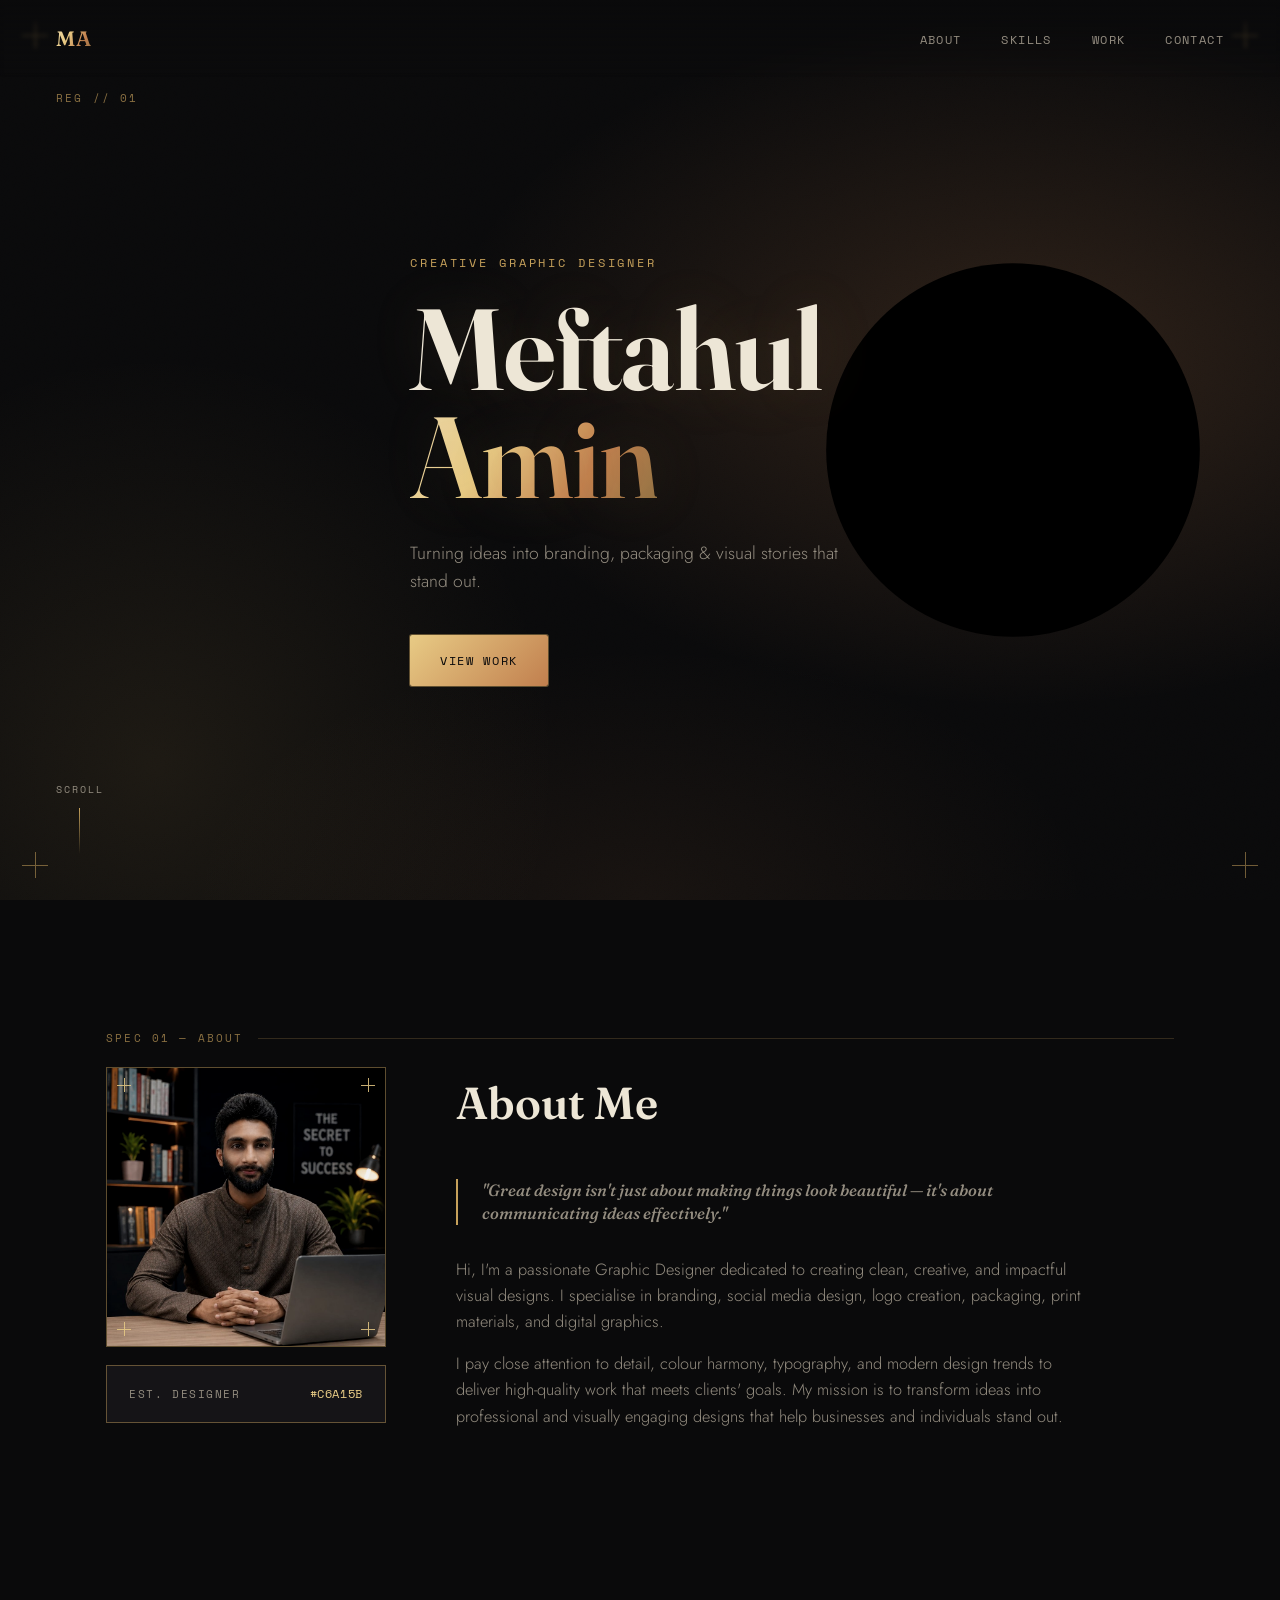
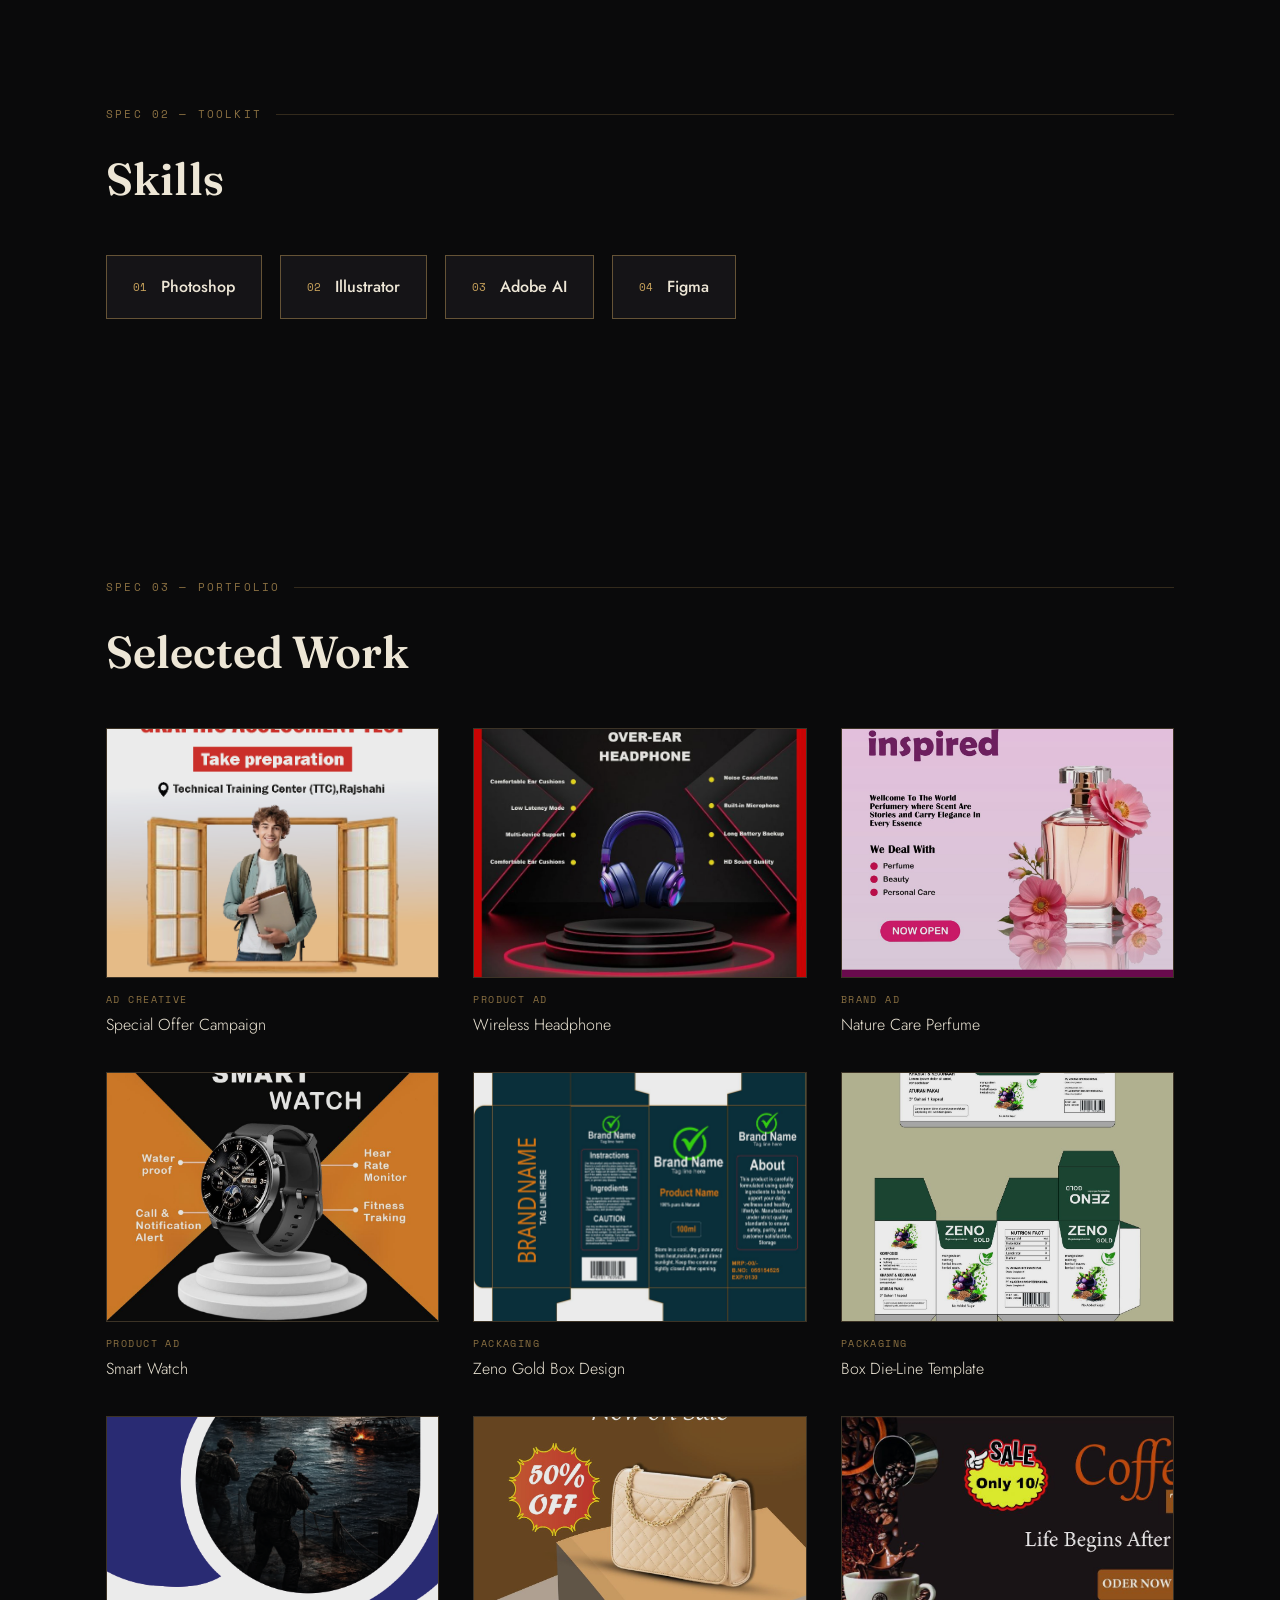
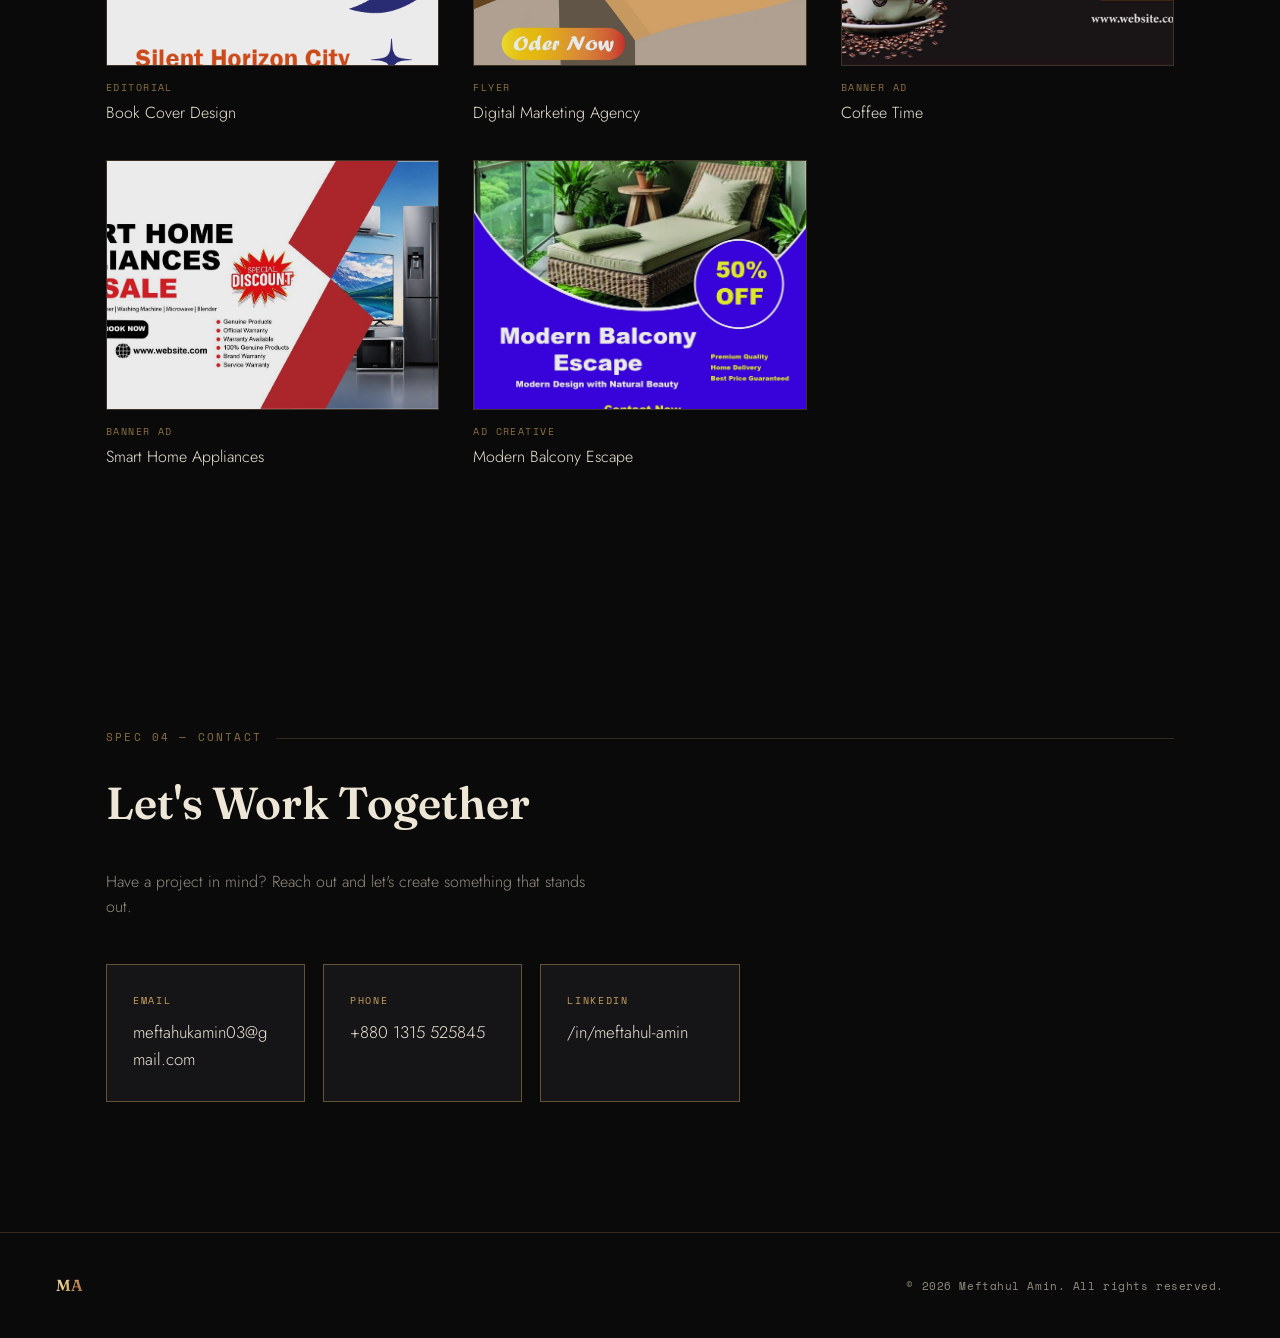
<file: index (2).html>
<!DOCTYPE html>
<html lang="en">
<head>
<meta charset="UTF-8">
<meta name="viewport" content="width=device-width, initial-scale=1.0">
<title>Meftahul Amin — Creative Graphic Designer</title>
<link rel="preconnect" href="https://fonts.googleapis.com">
<link rel="preconnect" href="https://fonts.gstatic.com" crossorigin>
<link href="https://fonts.googleapis.com/css2?family=Fraunces:ital,opsz,wght@0,9..144,300;0,9..144,500;0,9..144,600;0,9..144,700;1,9..144,500&family=Jost:wght@300;400;500;600&family=Space+Mono:wght@400;700&display=swap" rel="stylesheet">
<link rel="stylesheet" href="style.css">
</head>
<body>

<!-- Corner crop marks (fixed, decorative) -->
<div class="crop crop-tl"></div>
<div class="crop crop-tr"></div>
<div class="crop crop-bl"></div>
<div class="crop crop-br"></div>

<div class="grain"></div>

<!-- NAV -->
<nav class="nav">
  <div class="nav-mark">MA</div>
  <ul class="nav-links">
    <li><a href="#about">About</a></li>
    <li><a href="#skills">Skills</a></li>
    <li><a href="#work">Work</a></li>
    <li><a href="#contact">Contact</a></li>
  </ul>
  <button class="nav-toggle" aria-label="Toggle menu">
    <span></span><span></span><span></span>
  </button>
</nav>

<!-- HERO -->
<header class="hero">
  <div class="hero-reg">REG // 01</div>
  <div class="hero-content">
    <p class="hero-eyebrow">Creative Graphic Designer</p>
    <h1 class="hero-name">Meftahul<br><span>Amin</span></h1>
    <p class="hero-tagline">Turning ideas into branding, packaging &amp; visual stories that stand out.</p>
    <a href="#work" class="btn-gold">View Work</a>
  </div>
  <div class="hero-monogram" aria-hidden="true">
    <svg viewBox="0 0 240 240" class="monogram-svg">
      <circle cx="120" cy="120" r="118" class="mono-ring"/>
      <text x="120" y="150" text-anchor="middle" class="mono-text">MA</text>
    </svg>
  </div>
  <div class="scroll-cue">
    <span>SCROLL</span>
    <div class="scroll-line"></div>
  </div>
</header>

<main>

  <!-- ABOUT -->
  <section id="about" class="section about-section">
    <div class="section-label">SPEC 01 — ABOUT</div>
    <div class="about-grid">
      <div class="about-visual">
        <div class="about-photo-frame">
          <img src="profile.jpg" alt="Portrait of Meftahul Amin" class="about-photo">
          <div class="gallery-crop tl"></div><div class="gallery-crop tr"></div>
          <div class="gallery-crop bl"></div><div class="gallery-crop br"></div>
        </div>
        <div class="about-card">
          <span class="about-card-tag">Est. Designer</span>
          <span class="about-card-code">#C6A15B</span>
        </div>
      </div>
      <div class="about-text">
        <h2 class="section-heading">About Me</h2>
        <p class="pull-quote">"Great design isn't just about making things look beautiful — it's about communicating ideas effectively."</p>
        <p>Hi, I'm a passionate Graphic Designer dedicated to creating clean, creative, and impactful visual designs. I specialise in branding, social media design, logo creation, packaging, print materials, and digital graphics.</p>
        <p>I pay close attention to detail, colour harmony, typography, and modern design trends to deliver high-quality work that meets clients' goals. My mission is to transform ideas into professional and visually engaging designs that help businesses and individuals stand out.</p>
      </div>
    </div>
  </section>

  <!-- SKILLS -->
  <section id="skills" class="section skills-section">
    <div class="section-label">SPEC 02 — TOOLKIT</div>
    <h2 class="section-heading">Skills</h2>
    <div class="chip-row">
      <div class="chip">
        <span class="chip-index">01</span>
        <span class="chip-name">Photoshop</span>
      </div>
      <div class="chip">
        <span class="chip-index">02</span>
        <span class="chip-name">Illustrator</span>
      </div>
      <div class="chip">
        <span class="chip-index">03</span>
        <span class="chip-name">Adobe AI</span>
      </div>
      <div class="chip">
        <span class="chip-index">04</span>
        <span class="chip-name">Figma</span>
      </div>
    </div>
  </section>

  <!-- WORK / GALLERY -->
  <section id="work" class="section work-section">
    <div class="section-label">SPEC 03 — PORTFOLIO</div>
    <h2 class="section-heading">Selected Work</h2>
    <div class="gallery">

      <figure class="gallery-item">
        <div class="gallery-frame">
          <img src="project-bag-sale.png" alt="Special Offer bag sale advertisement design">
          <div class="gallery-crop tl"></div><div class="gallery-crop tr"></div>
          <div class="gallery-crop bl"></div><div class="gallery-crop br"></div>
        </div>
        <figcaption><span>Ad Creative</span>Special Offer Campaign</figcaption>
      </figure>

      <figure class="gallery-item">
        <div class="gallery-frame">
          <img src="project-headphone.jpg" alt="Wireless headphone product advertisement design">
          <div class="gallery-crop tl"></div><div class="gallery-crop tr"></div>
          <div class="gallery-crop bl"></div><div class="gallery-crop br"></div>
        </div>
        <figcaption><span>Product Ad</span>Wireless Headphone</figcaption>
      </figure>

      <figure class="gallery-item">
        <div class="gallery-frame">
          <img src="project-perfume.jpg" alt="Nature Care perfume brand advertisement design">
          <div class="gallery-crop tl"></div><div class="gallery-crop tr"></div>
          <div class="gallery-crop bl"></div><div class="gallery-crop br"></div>
        </div>
        <figcaption><span>Brand Ad</span>Nature Care Perfume</figcaption>
      </figure>

      <figure class="gallery-item">
        <div class="gallery-frame">
          <img src="project-smartwatch.jpg" alt="Smart watch product advertisement design">
          <div class="gallery-crop tl"></div><div class="gallery-crop tr"></div>
          <div class="gallery-crop bl"></div><div class="gallery-crop br"></div>
        </div>
        <figcaption><span>Product Ad</span>Smart Watch</figcaption>
      </figure>

      <figure class="gallery-item">
        <div class="gallery-frame">
          <img src="project-zeno-gold.jpg" alt="Zeno Gold packaging box design">
          <div class="gallery-crop tl"></div><div class="gallery-crop tr"></div>
          <div class="gallery-crop bl"></div><div class="gallery-crop br"></div>
        </div>
        <figcaption><span>Packaging</span>Zeno Gold Box Design</figcaption>
      </figure>

      <figure class="gallery-item">
        <div class="gallery-frame">
          <img src="project-box-template.jpg" alt="Product packaging box template die-line design">
          <div class="gallery-crop tl"></div><div class="gallery-crop tr"></div>
          <div class="gallery-crop bl"></div><div class="gallery-crop br"></div>
        </div>
        <figcaption><span>Packaging</span>Box Die-Line Template</figcaption>
      </figure>

      <figure class="gallery-item">
        <div class="gallery-frame">
          <img src="project-book-cover.png" alt="Silent Horizon City book cover design">
          <div class="gallery-crop tl"></div><div class="gallery-crop tr"></div>
          <div class="gallery-crop bl"></div><div class="gallery-crop br"></div>
        </div>
        <figcaption><span>Editorial</span>Book Cover Design</figcaption>
      </figure>

      <figure class="gallery-item">
        <div class="gallery-frame">
          <img src="project-digital-marketing.jpg" alt="Digital marketing agency flyer design">
          <div class="gallery-crop tl"></div><div class="gallery-crop tr"></div>
          <div class="gallery-crop bl"></div><div class="gallery-crop br"></div>
        </div>
        <figcaption><span>Flyer</span>Digital Marketing Agency</figcaption>
      </figure>

      <figure class="gallery-item">
        <div class="gallery-frame">
          <img src="project-coffee.jpg" alt="Coffee Time banner advertisement design">
          <div class="gallery-crop tl"></div><div class="gallery-crop tr"></div>
          <div class="gallery-crop bl"></div><div class="gallery-crop br"></div>
        </div>
        <figcaption><span>Banner Ad</span>Coffee Time</figcaption>
      </figure>

      <figure class="gallery-item">
        <div class="gallery-frame">
          <img src="project-appliances.jpg" alt="Smart home appliances sale banner design">
          <div class="gallery-crop tl"></div><div class="gallery-crop tr"></div>
          <div class="gallery-crop bl"></div><div class="gallery-crop br"></div>
        </div>
        <figcaption><span>Banner Ad</span>Smart Home Appliances</figcaption>
      </figure>

      <figure class="gallery-item">
        <div class="gallery-frame">
          <img src="project-balcony.jpg" alt="Modern Balcony Escape furniture advertisement design">
          <div class="gallery-crop tl"></div><div class="gallery-crop tr"></div>
          <div class="gallery-crop bl"></div><div class="gallery-crop br"></div>
        </div>
        <figcaption><span>Ad Creative</span>Modern Balcony Escape</figcaption>
      </figure>

    </div>
  </section>

  <!-- CONTACT -->
  <section id="contact" class="section contact-section">
    <div class="section-label">SPEC 04 — CONTACT</div>
    <h2 class="section-heading">Let's Work Together</h2>
    <p class="contact-intro">Have a project in mind? Reach out and let's create something that stands out.</p>

    <div class="contact-grid">
      <a class="contact-card" href="mailto:meftahukamin03@gmail.com">
        <span class="contact-label">Email</span>
        <span class="contact-value">meftahukamin03@gmail.com</span>
      </a>
      <a class="contact-card" href="tel:+8801315525845">
        <span class="contact-label">Phone</span>
        <span class="contact-value">+880 1315 525845</span>
      </a>
      <a class="contact-card" href="https://www.linkedin.com/404/" target="_blank" rel="noopener">
        <span class="contact-label">LinkedIn</span>
        <span class="contact-value">/in/meftahul-amin</span>
      </a>
    </div>
  </section>

</main>

<footer class="footer">
  <div class="footer-mark">MA</div>
  <p>&copy; <span id="year"></span> Meftahul Amin. All rights reserved.</p>
</footer>

<script src="script.js"></script>
</body>
</html>
</file>
<file: style.css>
/* ===================================================
   TOKENS
=================================================== */
:root{
  --ink: #0a0a0b;
  --panel: #151417;
  --panel-2: #1c1a1f;
  --gold: #c6a15b;
  --gold-bright: #e8cb85;
  --gold-dim: #8a7042;
  --cream: #ede6d6;
  --muted: #948d80;
  --line: rgba(198,161,91,0.22);
  --line-strong: rgba(198,161,91,0.45);

  --copper: #c17f4e;
  --champagne: #ecd9ae;
  --gradient-gold: linear-gradient(120deg, var(--champagne) 0%, var(--gold-bright) 35%, var(--copper) 70%, var(--gold-dim) 100%);
  --gradient-gold-soft: linear-gradient(135deg, var(--gold-bright), var(--copper));

  --font-display: "Fraunces", serif;
  --font-accent: "Bodoni Moda", serif;
  --font-body: "Jost", sans-serif;
  --font-mono: "Space Mono", monospace;

  --max-w: 1180px;
}

*, *::before, *::after{ box-sizing: border-box; }

html{ scroll-behavior: smooth; }

body{
  margin:0;
  background: var(--ink);
  color: var(--cream);
  font-family: var(--font-body);
  font-weight: 300;
  line-height: 1.6;
  overflow-x: hidden;
}

img{ max-width:100%; display:block; }

a{ color: inherit; text-decoration: none; }

::selection{ background: var(--gold); color: var(--ink); }

:focus-visible{
  outline: 2px solid var(--gold-bright);
  outline-offset: 3px;
}

@media (prefers-reduced-motion: reduce){
  html{ scroll-behavior: auto; }
  *, *::before, *::after{
    animation-duration: 0.001ms !important;
    animation-iteration-count: 1 !important;
    transition-duration: 0.001ms !important;
    scroll-behavior: auto !important;
  }
}

/* ===================================================
   TEXTURE / CROP MARKS (decorative, print-shop motif)
=================================================== */
.grain{
  position: fixed; inset:0; z-index: 1; pointer-events:none;
  opacity: 0.035; mix-blend-mode: overlay;
  background-image: url("data:image/svg+xml,%3Csvg xmlns='http://www.w3.org/2000/svg' width='120' height='120'%3E%3Cfilter id='n'%3E%3CfeTurbulence type='fractalNoise' baseFrequency='0.9' numOctaves='2' stitchTiles='stitch'/%3E%3C/filter%3E%3Crect width='100%25' height='100%25' filter='url(%23n)'/%3E%3C/svg%3E");
}

.crop{
  position: fixed; width: 26px; height: 26px; z-index: 40; pointer-events: none;
  opacity: 0.55;
}
.crop::before, .crop::after{ content:""; position:absolute; background: var(--gold); }
.crop::before{ width:100%; height:1px; top:50%; }
.crop::after{ width:1px; height:100%; left:50%; }
.crop-tl{ top: 22px; left: 22px; }
.crop-tr{ top: 22px; right: 22px; }
.crop-bl{ bottom: 22px; left: 22px; }
.crop-br{ bottom: 22px; right: 22px; }

@media (max-width: 640px){
  .crop{ width: 16px; height:16px; }
  .crop-tl{ top:12px; left:12px; }
  .crop-tr{ top:12px; right:12px; }
  .crop-bl{ bottom:12px; left:12px; }
  .crop-br{ bottom:12px; right:12px; }
}

/* ===================================================
   NAV
=================================================== */
.nav{
  position: fixed; top:0; left:0; right:0; z-index: 50;
  display:flex; align-items:center; justify-content: space-between;
  padding: 22px 56px;
  background: linear-gradient(to bottom, rgba(10,10,11,0.9), transparent);
  backdrop-filter: blur(2px);
}
.nav-mark{
  font-family: var(--font-display);
  font-weight: 600;
  font-size: 1.3rem;
  letter-spacing: 0.04em;
  background: var(--gradient-gold);
  -webkit-background-clip: text;
  background-clip: text;
  -webkit-text-fill-color: transparent;
}
.nav-links{
  list-style:none; display:flex; gap: 40px; margin:0; padding:0;
}
.nav-links a{
  font-family: var(--font-mono);
  font-size: 0.72rem;
  letter-spacing: 0.12em;
  text-transform: uppercase;
  color: var(--muted);
  position: relative;
  padding-bottom: 4px;
  transition: color 0.3s ease;
}
.nav-links a::after{
  content:""; position:absolute; left:0; bottom:0; width:0; height:1px;
  background: var(--gold-bright); transition: width 0.3s ease;
}
.nav-links a:hover{ color: var(--cream); }
.nav-links a:hover::after{ width: 100%; }

.nav-toggle{ display:none; background:none; border:none; cursor:pointer; padding: 8px; }
.nav-toggle span{
  display:block; width: 22px; height:1px; background: var(--gold-bright);
  margin: 5px 0; transition: 0.3s;
}

@media (max-width: 800px){
  .nav{ padding: 18px 24px; }
  .nav-links{
    position: fixed; top: 0; right: 0; height: 100vh; width: min(70vw, 300px);
    background: var(--panel);
    flex-direction: column; justify-content: center; align-items: flex-start;
    gap: 28px; padding: 40px;
    transform: translateX(100%); transition: transform 0.4s ease;
    border-left: 1px solid var(--line);
  }
  .nav-links.open{ transform: translateX(0); }
  .nav-toggle{ display:block; z-index: 60; }
}

/* ===================================================
   HERO
=================================================== */
.hero{
  position: relative;
  min-height: 100vh;
  display:flex; align-items:center; justify-content: center;
  padding: 120px 56px 80px;
  overflow: hidden;
}
.hero::before{
  content:"";
  position:absolute; inset:0;
  background:
    radial-gradient(ellipse 65% 55% at 80% 40%, rgba(193,127,78,0.20), transparent 70%),
    radial-gradient(ellipse 45% 65% at 12% 85%, rgba(198,161,91,0.10), transparent 70%),
    radial-gradient(ellipse 50% 40% at 50% 100%, rgba(193,127,78,0.08), transparent 70%);
  z-index: 0;
}
.hero-reg{
  position:absolute; top: 90px; left: 56px;
  font-family: var(--font-mono); font-size: 0.68rem; letter-spacing: 0.2em;
  color: var(--gold-dim);
}
.hero-content{
  position: relative; z-index: 2; max-width: 620px;
}
.hero-eyebrow{
  font-family: var(--font-mono); text-transform: uppercase;
  letter-spacing: 0.25em; font-size: 0.72rem; color: var(--gold);
  margin: 0 0 22px;
}
.hero-name{
  font-family: var(--font-display);
  font-weight: 650;
  font-size: clamp(3.6rem, 9.5vw, 7.2rem);
  line-height: 0.94;
  letter-spacing: -0.01em;
  margin: 0 0 28px;
  color: var(--cream);
  text-shadow: 0 0 60px rgba(198,161,91,0.15);
}
.hero-name span{
  font-family: var(--font-display);
  font-style: normal; font-weight: 600;
  background: var(--gradient-gold);
  -webkit-background-clip: text;
  background-clip: text;
  -webkit-text-fill-color: transparent;
}
.hero-tagline{
  font-size: 1.1rem; color: var(--muted); max-width: 460px; margin: 0 0 40px;
  font-weight: 300;
}
.btn-gold{
  display: inline-flex; align-items:center; gap: 10px;
  font-family: var(--font-mono); font-size: 0.75rem; letter-spacing: 0.14em;
  text-transform: uppercase;
  color: var(--ink); background: var(--gradient-gold-soft);
  padding: 16px 30px;
  border-radius: 2px;
  transition: transform 0.3s ease, box-shadow 0.3s ease;
  box-shadow: 0 0 0 1px var(--line-strong);
}
.btn-gold:hover{
  transform: translateY(-2px);
  box-shadow: 0 10px 30px -8px rgba(198,161,91,0.5);
}

.hero-statement{
  margin-top: 90px;
  padding-top: 40px;
  border-top: 1px solid var(--line);
  max-width: 560px;
}
.hero-statement-heading{
  font-family: var(--font-display);
  font-weight: 600;
  font-size: clamp(1.7rem, 3.2vw, 2.6rem);
  line-height: 1.15;
  color: var(--cream);
  margin: 0 0 20px;
}
.hero-statement-heading span{
  color: var(--muted);
  font-weight: 400;
}
.hero-statement-text{
  color: var(--muted);
  font-size: 1rem;
  max-width: 480px;
  margin: 0;
}

@media (max-width: 640px){
  .hero-statement{ margin-top: 60px; padding-top: 28px; }
}

.hero-monogram{
  position: absolute; right: 6%; top: 50%; transform: translateY(-50%);
  z-index: 1;
  width: min(30vw, 380px);
  display: flex; flex-direction: column; align-items: center; gap: 18px;
}
.monogram-photo-ring{
  width: 100%; aspect-ratio: 1;
  border-radius: 50%;
  border: 1px solid var(--line-strong);
  padding: 14px;
  position: relative;
}
.monogram-photo-ring::before{
  content: "";
  position: absolute; inset: -8px;
  border: 1px solid var(--line);
  border-radius: 50%;
}
.monogram-photo{
  width: 100%; height: 100%;
  border-radius: 50%;
  object-fit: cover;
  filter: grayscale(0.1) contrast(1.05) saturate(0.9) brightness(0.95);
}
.monogram-tag{
  font-family: var(--font-display); font-weight: 600; font-size: 1.15rem;
  font-style: normal;
  letter-spacing: 0.1em;
  background: var(--gradient-gold);
  -webkit-background-clip: text;
  background-clip: text;
  -webkit-text-fill-color: transparent;
}

@media (max-width: 900px){
  .hero-monogram{ display:none; }
}

.scroll-cue{
  position:absolute; bottom: 46px; left: 56px; z-index: 2;
  display:flex; flex-direction: column; align-items:center; gap: 10px;
}
.scroll-cue span{
  font-family: var(--font-mono); font-size: 0.62rem; letter-spacing: 0.2em; color: var(--muted);
}
.scroll-line{
  width:1px; height: 46px; background: linear-gradient(to bottom, var(--gold), transparent);
  animation: scrollpulse 2.2s ease-in-out infinite;
}
@keyframes scrollpulse{
  0%,100%{ opacity: 0.3; } 50%{ opacity: 1; }
}

@media (max-width: 640px){
  .hero{ padding: 130px 24px 60px; }
  .hero-reg{ left: 24px; top: 70px; }
  .scroll-cue{ left: 24px; bottom: 28px; }
}

/* ===================================================
   SECTIONS - shared
=================================================== */
.section{
  position: relative; z-index: 2;
  max-width: var(--max-w);
  margin: 0 auto;
  padding: 130px 56px;
}
.section-label{
  font-family: var(--font-mono); font-size: 0.68rem; letter-spacing: 0.2em;
  text-transform: uppercase; color: var(--gold-dim);
  margin-bottom: 20px;
  display:flex; align-items:center; gap: 14px;
}
.section-label::after{
  content:""; flex:1; height:1px; background: var(--line);
}
.section-heading{
  font-family: var(--font-display); font-weight: 600;
  font-size: clamp(2rem, 4vw, 2.8rem);
  margin: 0 0 40px;
  color: var(--cream);
}

@media (max-width: 640px){
  .section{ padding: 90px 24px; }
}

/* Reveal-on-scroll */
.reveal{
  opacity: 0; transform: translateY(28px);
  transition: opacity 0.8s ease, transform 0.8s ease;
}
.reveal.is-visible{ opacity: 1; transform: translateY(0); }

/* ===================================================
   ABOUT
=================================================== */
.about-grid{
  display:grid; grid-template-columns: 280px 1fr; gap: 70px; align-items: start;
}
.about-visual{ position: sticky; top: 130px; }
.about-photo-frame{
  position: relative;
  border: 1px solid var(--line-strong);
  overflow: hidden;
  aspect-ratio: 1;
  margin-bottom: 18px;
}
.about-photo{
  width:100%; height:100%; object-fit: cover;
  filter: grayscale(0.1) contrast(1.05) saturate(0.9) brightness(0.96);
}
.about-photo-frame .gallery-crop{ opacity: 0.85; }

.about-card{
  border: 1px solid var(--line-strong);
  padding: 18px 22px;
  background: var(--panel);
  display:flex; align-items:center; justify-content: space-between; gap: 14px;
  position: relative;
}
.about-card-tag{
  font-family: var(--font-mono); font-size: 0.66rem; letter-spacing: 0.15em;
  text-transform: uppercase; color: var(--muted);
}
.about-card-code{
  font-family: var(--font-mono); font-size: 0.78rem; color: var(--gold-bright);
  letter-spacing: 0.05em;
}
.pull-quote{
  font-family: var(--font-display); font-style: italic; font-weight: 500;
  font-size: 1.5rem; line-height: 1.4; color: var(--gold-bright);
  border-left: 2px solid var(--gold);
  padding-left: 24px; margin: 0 0 32px;
}
.about-text p{ color: var(--muted); font-size: 1.02rem; max-width: 640px; }

@media (max-width: 800px){
  .about-grid{ grid-template-columns: 1fr; }
  .about-visual{ position: static; max-width: 220px; }
}

/* ===================================================
   SKILLS
=================================================== */
.chip-row{
  display:flex; flex-wrap: wrap; gap: 18px;
}
.chip{
  display:flex; align-items:center; gap: 14px;
  border: 1px solid var(--line-strong);
  padding: 18px 26px;
  background: var(--panel);
  transition: border-color 0.3s ease, transform 0.3s ease, background 0.3s ease;
}
.chip:hover{
  border-color: var(--gold-bright);
  transform: translateY(-3px);
  background: var(--panel-2);
}
.chip-index{
  font-family: var(--font-mono); font-size: 0.7rem; color: var(--gold);
}
.chip-name{
  font-family: var(--font-body); font-weight: 500; font-size: 1rem; color: var(--cream);
}

/* ===================================================
   SERVICES
=================================================== */
.services-intro{
  color: var(--muted); max-width: 560px; margin: -10px 0 44px; font-size: 1.02rem;
}
.services-grid{
  display: grid;
  grid-template-columns: repeat(5, 1fr);
  gap: 1px;
  background: var(--line);
  border: 1px solid var(--line-strong);
}
.service-card{
  background: var(--ink);
  padding: 30px 24px;
  display: flex; flex-direction: column; gap: 12px;
  transition: background 0.3s ease;
}
.service-card:hover{
  background: var(--panel);
}
.service-index{
  font-family: var(--font-mono); font-size: 0.72rem; color: var(--gold);
  letter-spacing: 0.1em;
}
.service-title{
  font-family: var(--font-body); font-weight: 500; font-size: 1.02rem;
  color: var(--cream); margin: 0;
}
.service-desc{
  font-family: var(--font-body); font-size: 0.86rem; color: var(--muted);
  line-height: 1.55; margin: 0;
}

@media (max-width: 1000px){
  .services-grid{ grid-template-columns: repeat(3, 1fr); }
}
@media (max-width: 640px){
  .services-grid{ grid-template-columns: repeat(2, 1fr); }
}
@media (max-width: 420px){
  .services-grid{ grid-template-columns: 1fr; }
}

/* ===================================================
   PROCESS
=================================================== */
.process-grid{
  display: grid;
  grid-template-columns: repeat(5, 1fr);
  gap: 1px;
  background: var(--line);
  border: 1px solid var(--line-strong);
}
.process-card{
  background: var(--ink);
  padding: 30px 22px;
  display: flex; flex-direction: column; gap: 12px;
  transition: background 0.3s ease;
}
.process-card:hover{ background: var(--panel); }
.process-index{
  font-family: var(--font-display); font-weight: 600; font-size: 1.4rem;
  background: var(--gradient-gold);
  -webkit-background-clip: text; background-clip: text; -webkit-text-fill-color: transparent;
}
.process-title{
  font-family: var(--font-body); font-weight: 500; font-size: 1rem;
  color: var(--cream); margin: 0;
}
.process-desc{
  font-family: var(--font-body); font-size: 0.84rem; color: var(--muted);
  line-height: 1.55; margin: 0;
}

@media (max-width: 1000px){
  .process-grid{ grid-template-columns: repeat(3, 1fr); }
}
@media (max-width: 640px){
  .process-grid{ grid-template-columns: 1fr; }
}

/* ===================================================
   PRICING
=================================================== */
.pricing-grid{
  display: grid; grid-template-columns: repeat(3, 1fr); gap: 24px;
}
.pricing-card{
  border: 1px solid var(--line-strong);
  background: var(--panel);
  padding: 40px 32px;
  display: flex; flex-direction: column; gap: 22px;
  position: relative;
  transition: transform 0.3s ease, border-color 0.3s ease;
}
.pricing-card:hover{
  transform: translateY(-4px);
  border-color: var(--gold-bright);
}
.pricing-featured{
  background: var(--panel-2);
  border-color: var(--gold);
}
.pricing-badge{
  position: absolute; top: -13px; left: 32px;
  background: var(--gradient-gold-soft);
  color: var(--ink);
  font-family: var(--font-mono); font-size: 0.62rem; letter-spacing: 0.1em;
  text-transform: uppercase;
  padding: 5px 12px;
}
.pricing-tier{
  font-family: var(--font-mono); font-size: 0.72rem; letter-spacing: 0.16em;
  text-transform: uppercase; color: var(--gold);
}
.pricing-amount{
  font-family: var(--font-display); font-weight: 600; font-size: 2.4rem;
  color: var(--cream);
}
.pricing-amount span{
  font-family: var(--font-body); font-size: 0.9rem; font-weight: 300; color: var(--muted);
}
.pricing-features{
  list-style: none; margin: 0; padding: 0;
  display: flex; flex-direction: column; gap: 12px;
  flex-grow: 1;
}
.pricing-features li{
  font-family: var(--font-body); font-size: 0.9rem; color: var(--muted);
  padding-left: 20px; position: relative;
}
.pricing-features li::before{
  content: "—";
  position: absolute; left: 0; color: var(--gold);
}
.pricing-cta{
  text-align: center; justify-content: center;
}

@media (max-width: 900px){
  .pricing-grid{ grid-template-columns: 1fr; }
}

/* ===================================================
   FAQ
=================================================== */
.faq-list{
  display: flex; flex-direction: column;
  border-top: 1px solid var(--line);
}
.faq-item{
  border-bottom: 1px solid var(--line);
  padding: 22px 0;
}
.faq-item summary{
  font-family: var(--font-display); font-weight: 500; font-size: 1.1rem;
  color: var(--cream);
  cursor: pointer;
  list-style: none;
  display: flex; align-items: center; justify-content: space-between;
  gap: 20px;
}
.faq-item summary::-webkit-details-marker{ display: none; }
.faq-item summary::after{
  content: "+";
  font-family: var(--font-mono);
  color: var(--gold);
  font-size: 1.3rem;
  flex-shrink: 0;
  transition: transform 0.3s ease;
}
.faq-item[open] summary::after{
  transform: rotate(45deg);
}
.faq-item p{
  color: var(--muted); font-size: 0.95rem; line-height: 1.6;
  margin: 16px 0 0;
  max-width: 700px;
}

/* ===================================================
   WHY CHOOSE ME
=================================================== */
.why-grid{
  display: grid;
  grid-template-columns: repeat(3, 1fr);
  gap: 1px;
  background: var(--line);
  border: 1px solid var(--line-strong);
}
.why-card{
  background: var(--ink);
  padding: 34px 28px;
  display: flex; flex-direction: column; gap: 12px;
  transition: background 0.3s ease;
}
.why-card:hover{ background: var(--panel); }
.why-index{
  font-family: var(--font-mono); font-size: 0.72rem; color: var(--gold);
  letter-spacing: 0.1em;
}
.why-title{
  font-family: var(--font-display); font-weight: 600; font-size: 1.15rem;
  color: var(--cream); margin: 0;
}
.why-desc{
  font-family: var(--font-body); font-size: 0.9rem; color: var(--muted);
  line-height: 1.6; margin: 0;
}

@media (max-width: 800px){
  .why-grid{ grid-template-columns: 1fr; }
}

/* ===================================================
   TESTIMONIALS
=================================================== */
.big-rating{
  display: flex; flex-direction: column; align-items: flex-start; gap: 8px;
  margin-bottom: 18px;
}
.big-stars{
  font-size: 2.4rem;
  letter-spacing: 6px;
  color: var(--gold-bright);
  line-height: 1;
}
.big-rating-count{
  font-family: var(--font-mono); font-size: 0.82rem;
  color: var(--muted); margin: 0;
  letter-spacing: 0.04em;
}

.testimonial-disclaimer{
  font-family: var(--font-mono); font-size: 0.72rem; color: var(--gold-dim);
  margin: -20px 0 40px; letter-spacing: 0.03em;
}
.rating-strip{
  display: flex; gap: 60px; flex-wrap: wrap;
  margin-bottom: 50px;
  padding-bottom: 40px;
  border-bottom: 1px solid var(--line);
}
.rating-stat{ display: flex; flex-direction: column; gap: 6px; }
.rating-number{
  font-family: var(--font-display); font-weight: 600; font-size: 2.2rem;
  background: var(--gradient-gold);
  -webkit-background-clip: text; background-clip: text; -webkit-text-fill-color: transparent;
}
.rating-label{
  font-family: var(--font-mono); font-size: 0.68rem; letter-spacing: 0.14em;
  text-transform: uppercase; color: var(--muted);
}
.testimonial-grid{
  display: grid; grid-template-columns: repeat(2, 1fr); gap: 22px;
}
.live-testimonial-grid:not(:empty){
  margin-top: 22px;
}
.testimonial-card{
  border: 1px solid var(--line-strong);
  background: var(--panel);
  padding: 30px 28px;
  display: flex; flex-direction: column; gap: 14px;
  transition: border-color 0.3s ease, transform 0.3s ease;
}
.testimonial-card:hover{
  border-color: var(--gold-bright);
  transform: translateY(-3px);
}
.stars{ color: var(--gold-bright); font-size: 0.9rem; letter-spacing: 2px; }
.testimonial-text{
  font-family: var(--font-body); font-size: 0.98rem; color: var(--cream);
  line-height: 1.6; margin: 0; font-style: italic;
}
.testimonial-name{
  font-family: var(--font-body); font-weight: 500; font-size: 0.92rem; color: var(--cream);
}
.testimonial-role{
  font-family: var(--font-mono); font-size: 0.66rem; letter-spacing: 0.1em;
  text-transform: uppercase; color: var(--gold-dim);
}
.testimonial-note{
  font-family: var(--font-mono); font-size: 0.68rem; color: var(--muted);
  margin-top: 28px; letter-spacing: 0.02em;
}
.quick-rate{
  margin-top: 50px;
  padding: 28px 32px;
  border: 1px solid var(--line-strong);
  background: var(--panel);
  display: flex; align-items: center; justify-content: space-between;
  gap: 24px; flex-wrap: wrap;
}
.quick-rate-text{
  color: var(--muted); font-size: 0.95rem; margin: 0;
}
.quick-rate-btn{
  border: none; cursor: pointer; font-family: var(--font-mono);
  white-space: nowrap;
}
.quick-rate-btn:disabled{
  opacity: 0.7; cursor: default;
}

@media (max-width: 640px){
  .quick-rate{ flex-direction: column; align-items: flex-start; }
}

.review-submit{
  margin-top: 60px;
  padding-top: 44px;
  border-top: 1px solid var(--line);
  max-width: 700px;
}
.review-submit-heading{
  font-family: var(--font-display); font-weight: 600; font-size: 1.4rem;
  color: var(--cream); margin: 0 0 10px;
}
.review-submit-text{
  color: var(--muted); font-size: 0.92rem; margin: 0 0 28px;
}
.review-form{
  display: flex; flex-direction: column; gap: 22px;
}
.star-picker{
  display: flex; gap: 8px;
}
.star-picker-star{
  background: none; border: none; cursor: pointer;
  font-size: 2rem; line-height: 1;
  color: #4a4640;
  padding: 2px;
  transition: color 0.15s ease, transform 0.15s ease;
}
.star-picker-star:hover{
  transform: scale(1.1);
}
.star-picker-star.is-active{
  color: var(--gold-bright);
}

@media (max-width: 700px){
  .testimonial-grid{ grid-template-columns: 1fr; }
  .rating-strip{ gap: 36px; }
}

/* ===================================================
   CTA
=================================================== */
.cta-section{
  position: relative;
  overflow: hidden;
  background: var(--panel);
  border-top: 1px solid var(--line);
  border-bottom: 1px solid var(--line);
  padding: 130px 56px;
  display: flex; align-items: center; justify-content: center;
  text-align: center;
}
.cta-network{
  position: absolute; inset: 0;
  width: 100%; height: 100%;
  z-index: 0;
  opacity: 0.8;
}
.cta-network .net-left polygon,
.cta-network .net-right polygon{
  fill: rgba(198,161,91,0.05);
}
.cta-network .net-right polygon{
  fill: rgba(193,127,78,0.06);
}
.cta-network line{
  stroke: var(--gold);
  stroke-width: 1;
  opacity: 0.35;
}
.cta-network .net-right line{
  stroke: var(--copper);
}
.cta-network circle{
  fill: var(--gold-bright);
  opacity: 0.7;
}
.cta-network .net-right circle{
  fill: var(--copper);
}
.cta-content{
  position: relative; z-index: 1;
  max-width: 680px;
}
.cta-heading{
  font-family: var(--font-display); font-weight: 600;
  font-size: clamp(2rem, 4.5vw, 3.2rem);
  color: var(--cream);
  margin: 0 0 20px;
}
.cta-text{
  color: var(--muted); font-size: 1.05rem;
  margin: 0 0 36px;
}

@media (max-width: 640px){
  .cta-section{ padding: 90px 24px; }
}

/* ===================================================
   GALLERY
=================================================== */
.gallery{
  display:grid; grid-template-columns: repeat(3, 1fr); gap: 34px;
}
.gallery-item{ margin:0; }
.gallery-frame{
  position: relative; overflow:hidden;
  border: 1px solid var(--line);
  aspect-ratio: 4/3;
  background: var(--panel);
  cursor: pointer;
}
.gallery-frame img{
  width:100%; height:100%; object-fit: cover;
  filter: saturate(0.92) brightness(0.92);
  transition: transform 0.6s cubic-bezier(.2,.8,.2,1), filter 0.6s ease;
}
.gallery-item:hover .gallery-frame img{
  transform: scale(1.06);
  filter: saturate(1.05) brightness(1);
}
.gallery-crop{
  position:absolute; width: 14px; height: 14px; opacity: 0;
  transition: opacity 0.4s ease;
}
.gallery-item:hover .gallery-crop{ opacity: 0.9; }
.gallery-crop::before, .gallery-crop::after{ content:""; position:absolute; background: var(--gold-bright); }
.gallery-crop::before{ width:100%; height:1px; top:50%; }
.gallery-crop::after{ width:1px; height:100%; left:50%; }
.gallery-crop.tl{ top:10px; left:10px; }
.gallery-crop.tr{ top:10px; right:10px; }
.gallery-crop.bl{ bottom:10px; left:10px; }
.gallery-crop.br{ bottom:10px; right:10px; }

.gallery-item figcaption{
  margin-top: 14px;
  display:flex; flex-direction: column; gap: 4px;
}
.gallery-item figcaption span{
  font-family: var(--font-mono); font-size: 0.64rem; letter-spacing: 0.14em;
  text-transform: uppercase; color: var(--gold-dim);
}

@media (max-width: 900px){
  .gallery{ grid-template-columns: repeat(2, 1fr); gap: 24px; }
}
@media (max-width: 560px){
  .gallery{ grid-template-columns: 1fr; }
}

/* ===================================================
   CONTACT
=================================================== */
.contact-intro{ color: var(--muted); max-width: 480px; margin: -10px 0 44px; }
.contact-grid{
  display:grid; grid-template-columns: repeat(5, 1fr); gap: 18px;
}
.contact-card{
  border: 1px solid var(--line-strong);
  padding: 28px 26px;
  display:flex; flex-direction: column; gap: 10px;
  background: var(--panel);
  transition: background 0.3s ease, transform 0.3s ease, border-color 0.3s ease;
}
.contact-card:hover{
  background: var(--panel-2);
  border-color: var(--gold-bright);
  transform: translateY(-4px);
}
.contact-label{
  font-family: var(--font-mono); font-size: 0.64rem; letter-spacing: 0.16em;
  text-transform: uppercase; color: var(--gold);
}
.contact-value{
  font-family: var(--font-body); font-size: 1.05rem; color: var(--cream);
  word-break: break-word;
}

@media (max-width: 1000px){
  .contact-grid{ grid-template-columns: repeat(3, 1fr); }
}
@media (max-width: 640px){
  .contact-grid{ grid-template-columns: 1fr; }
}

.contact-form{
  margin-top: 50px;
  max-width: 700px;
  display: flex;
  flex-direction: column;
  gap: 22px;
}
.form-row{
  display: grid;
  grid-template-columns: 1fr 1fr;
  gap: 22px;
}
.form-field{
  display: flex;
  flex-direction: column;
  gap: 8px;
}
.form-field label{
  font-family: var(--font-mono);
  font-size: 0.64rem;
  letter-spacing: 0.16em;
  text-transform: uppercase;
  color: var(--gold);
}
.form-field input,
.form-field textarea,
.form-field select{
  background: var(--panel);
  border: 1px solid var(--line-strong);
  color: var(--cream);
  font-family: var(--font-body);
  font-size: 0.95rem;
  padding: 14px 16px;
  border-radius: 2px;
  resize: vertical;
  transition: border-color 0.3s ease, background 0.3s ease;
}
.form-field input:focus,
.form-field textarea:focus,
.form-field select:focus{
  outline: none;
  border-color: var(--gold-bright);
  background: var(--panel-2);
}
.form-field input::placeholder,
.form-field textarea::placeholder{
  color: var(--muted);
  opacity: 0.7;
}
.form-submit{
  align-self: flex-start;
  border: none;
  cursor: pointer;
  font-family: var(--font-mono);
}
.form-submit:disabled{
  opacity: 0.6;
  cursor: not-allowed;
}
.form-status{
  font-family: var(--font-mono);
  font-size: 0.8rem;
  margin: 0;
  min-height: 1.2em;
}
.form-status.success{ color: var(--gold-bright); }
.form-status.error{ color: #d67a6a; }

@media (max-width: 640px){
  .form-row{ grid-template-columns: 1fr; }
}

/* ===================================================
   FOOTER
=================================================== */
.footer{
  position: relative; z-index: 2;
  border-top: 1px solid var(--line);
  padding: 40px 56px;
  display:flex; align-items:center; justify-content: space-between;
  flex-wrap: wrap; gap: 16px;
}
.footer-mark{
  font-family: var(--font-display); font-weight: 600;
  background: var(--gradient-gold);
  -webkit-background-clip: text;
  background-clip: text;
  -webkit-text-fill-color: transparent;
}
.footer p{
  font-family: var(--font-mono); font-size: 0.7rem; color: var(--muted);
  letter-spacing: 0.05em; margin:0;
}

/* ===================================================
   LIGHTBOX
=================================================== */
.lightbox{
  position: fixed; inset: 0;
  background: rgba(6,6,7,0.94);
  z-index: 100;
  display: none;
  align-items: center; justify-content: center;
  flex-direction: column;
  padding: 40px;
  opacity: 0;
  transition: opacity 0.3s ease;
}
.lightbox.is-open{
  display: flex;
  opacity: 1;
}
.lightbox-img{
  max-width: min(90vw, 1100px);
  max-height: 78vh;
  object-fit: contain;
  border: 1px solid var(--line-strong);
}
.lightbox-caption{
  font-family: var(--font-mono);
  font-size: 0.78rem;
  letter-spacing: 0.08em;
  color: var(--gold-bright);
  margin-top: 20px;
  text-align: center;
}
.lightbox-close{
  position: absolute; top: 28px; right: 36px;
  background: none; border: 1px solid var(--line-strong);
  color: var(--cream);
  font-size: 1.6rem;
  line-height: 1;
  width: 44px; height: 44px;
  border-radius: 50%;
  cursor: pointer;
  transition: border-color 0.3s ease, color 0.3s ease;
}
.lightbox-close:hover{
  border-color: var(--gold-bright);
  color: var(--gold-bright);
}

@media (max-width: 640px){
  .lightbox{ padding: 20px; }
  .lightbox-close{ top: 16px; right: 16px; width: 38px; height: 38px; font-size: 1.3rem; }
}

@media (max-width: 640px){
  .footer{ padding: 30px 24px; }
}
</file>
